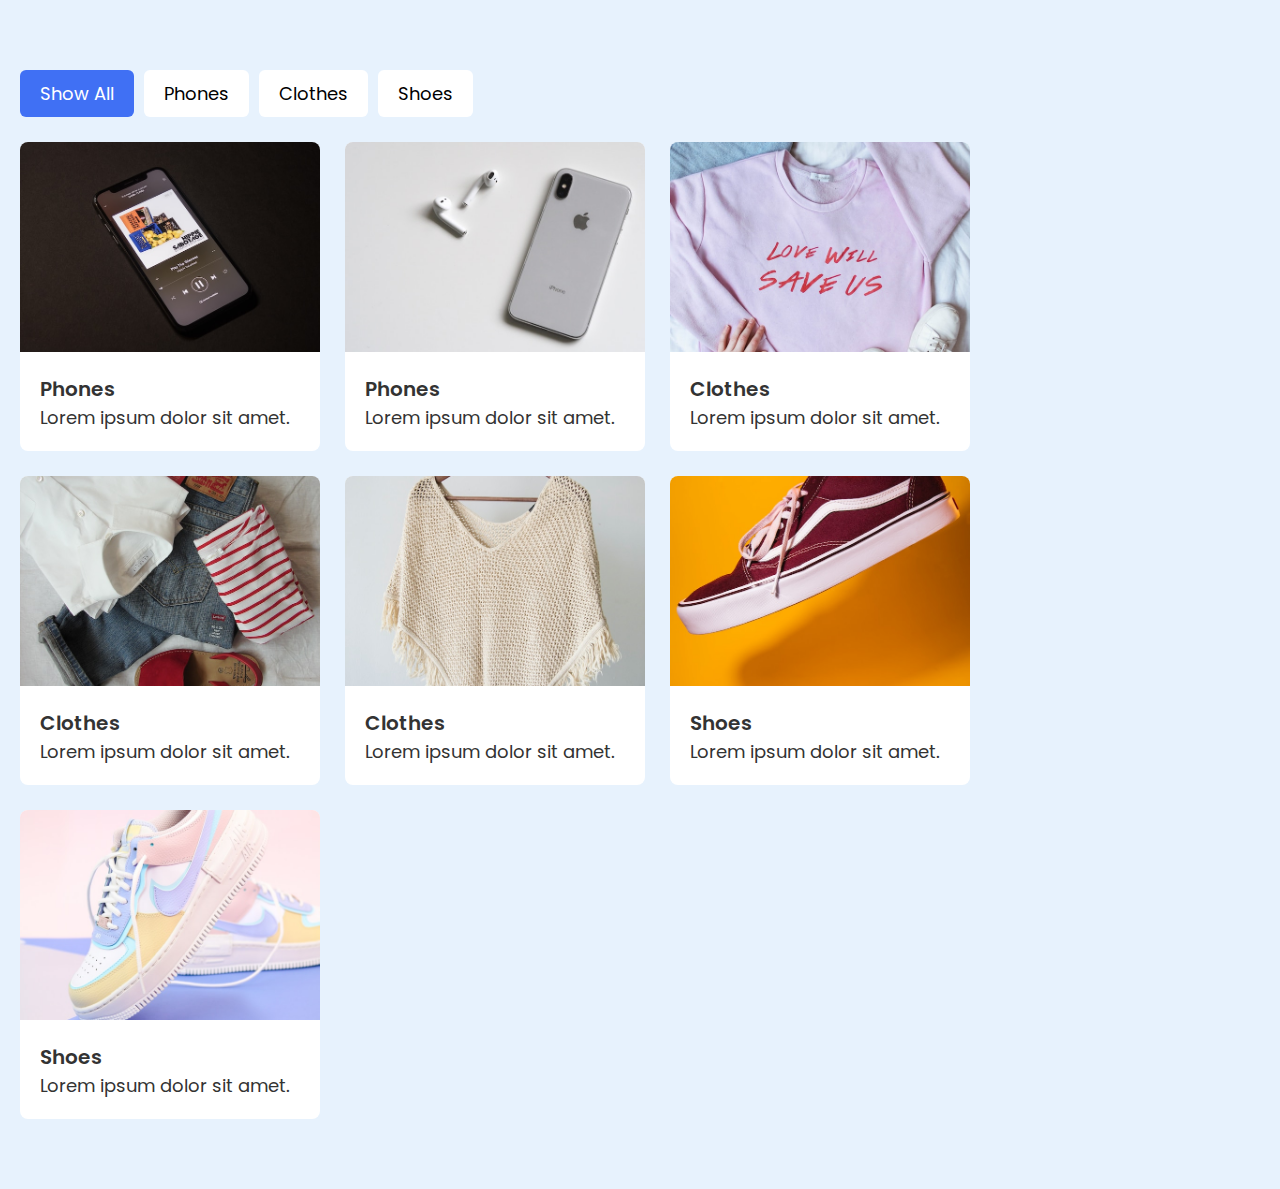
<file: filterableGallery/index.html>
<!DOCTYPE html>
<html lang="en">
<head>
    <meta charset="UTF-8">
    <meta http-equiv="X-UA-Compatible" content="IE=edge">
    <meta name="viewport" content="width=device-width, initial-scale=1.0">
    <title>Document</title>
    <link rel="stylesheet" href="./style.css" >
    <link rel="preconnect" href="https://fonts.googleapis.com">
    <link rel="preconnect" href="https://fonts.gstatic.com" crossorigin>
    <link href="https://fonts.googleapis.com/css2?family=Poppins:wght@500&display=swap" rel="stylesheet">
</head>
<body>
    
    <div class="container" >

        <div class="filter_buttons">
            <button class="active" data-name="all" >Show All</button>
            <button data-name="phones" >Phones</button>
            <button data-name="clothes" > Clothes </button>
            <button data-name="shoes" >Shoes</button>
        </div>

        <div class="filterable_cards">

            <div class="card" data-name="phones">
                <img src="./assets/images/phone-1.jpg" >
                <div class="card_body">
                    <h6 class="card_title">Phones</h6>
                    <p class="card_text">Lorem ipsum dolor sit amet.</p>
                </div>
            </div>
            
            <div class="card" data-name="phones">
                <img src="./assets/images/phone-2.jpg" >
                <div class="card_body">
                    <h6 class="card_title">Phones</h6>
                    <p class="card_text">Lorem ipsum dolor sit amet.</p>
                </div>
            </div>

            <div class="card" data-name="clothes">
                <img src="./assets/images/cloth-1.jpg" >
                <div class="card_body">
                    <h6 class="card_title">Clothes</h6>
                    <p class="card_text">Lorem ipsum dolor sit amet.</p>
                </div>
            </div>

            <div class="card" data-name="clothes">
                <img src="./assets/images/cloth-2.jpg" >
                <div class="card_body">
                    <h6 class="card_title">Clothes</h6>
                    <p class="card_text">Lorem ipsum dolor sit amet.</p>
                </div>
            </div>

            <div class="card" data-name="clothes">
                <img src="./assets/images/cloth-3.jpg" >
                <div class="card_body">
                    <h6 class="card_title">Clothes</h6>
                    <p class="card_text">Lorem ipsum dolor sit amet.</p>
                </div>
            </div>

            <div class="card" data-name="shoes">
                <img src="./assets/images/shoe-1.jpg" >
                <div class="card_body">
                    <h6 class="card_title">Shoes</h6>
                    <p class="card_text">Lorem ipsum dolor sit amet.</p>
                </div>
            </div>

            <div class="card" data-name="shoes">
                <img src="./assets/images/shoe-2.jpg" >
                <div class="card_body">
                    <h6 class="card_title">Shoes</h6>
                    <p class="card_text">Lorem ipsum dolor sit amet.</p>
                </div>
            </div>
        </div>    

    </div>

    


    <script src="./main.js" ></script>
</body>
</html>
</file>
<file: filterableGallery/style.css>
* {
    margin: 0;
    padding: 0;
    box-sizing: border-box;
    font-family: 'Poppins', sans-serif;
}

body {
    background-color: #e7f2fd;
    min-height: 100vh;
}

.container { 
    position: relative;
    max-width: 1350px;
    width: 100%;
    padding: 20px;
    margin: 50px auto;
}

.filter_buttons { 
    display: flex;
    align-items: center;
    gap: 10px;
    flex-wrap: wrap;
}

button { 
    padding: 10px 20px;
    font-size: 18px;
    background:#fff ;
    border: none;
    border-radius: 6px;
    cursor: pointer;
    box-shadow: 0,0,10px rgba(0,0,0,0.5);
    transition: .3s ease-in-out;
}

button.active { 
    background-color: #4070f4;
    color: #fff;
    transition: .5s ease-in-out;
}

.filterable_cards {
    display: flex;
    margin-top: 25px;
    gap: 25px;
    flex-wrap: wrap;
}

.card {
    /* flex-grow: 1; */
    flex-basis: 300px;
    background-color: #fff;
    border-radius: 8px;
    box-shadow: 0,0,10px rgba(0,0,0,0.5);
}
.card.hide {
    display: none;
}

.card img {
    width: 100%;
    height: 210px;
    object-fit: cover;
    border-radius: 8px 8px 0px 0px;
}

.card_body { 
    padding: 15px 20px 20px;
}
.card_title { 
    font-size: 20px;
    font-weight: 600;
    color: #333;
}
.card_text  { 
    font-size: 18px;
    color: #333;
}
</file>
